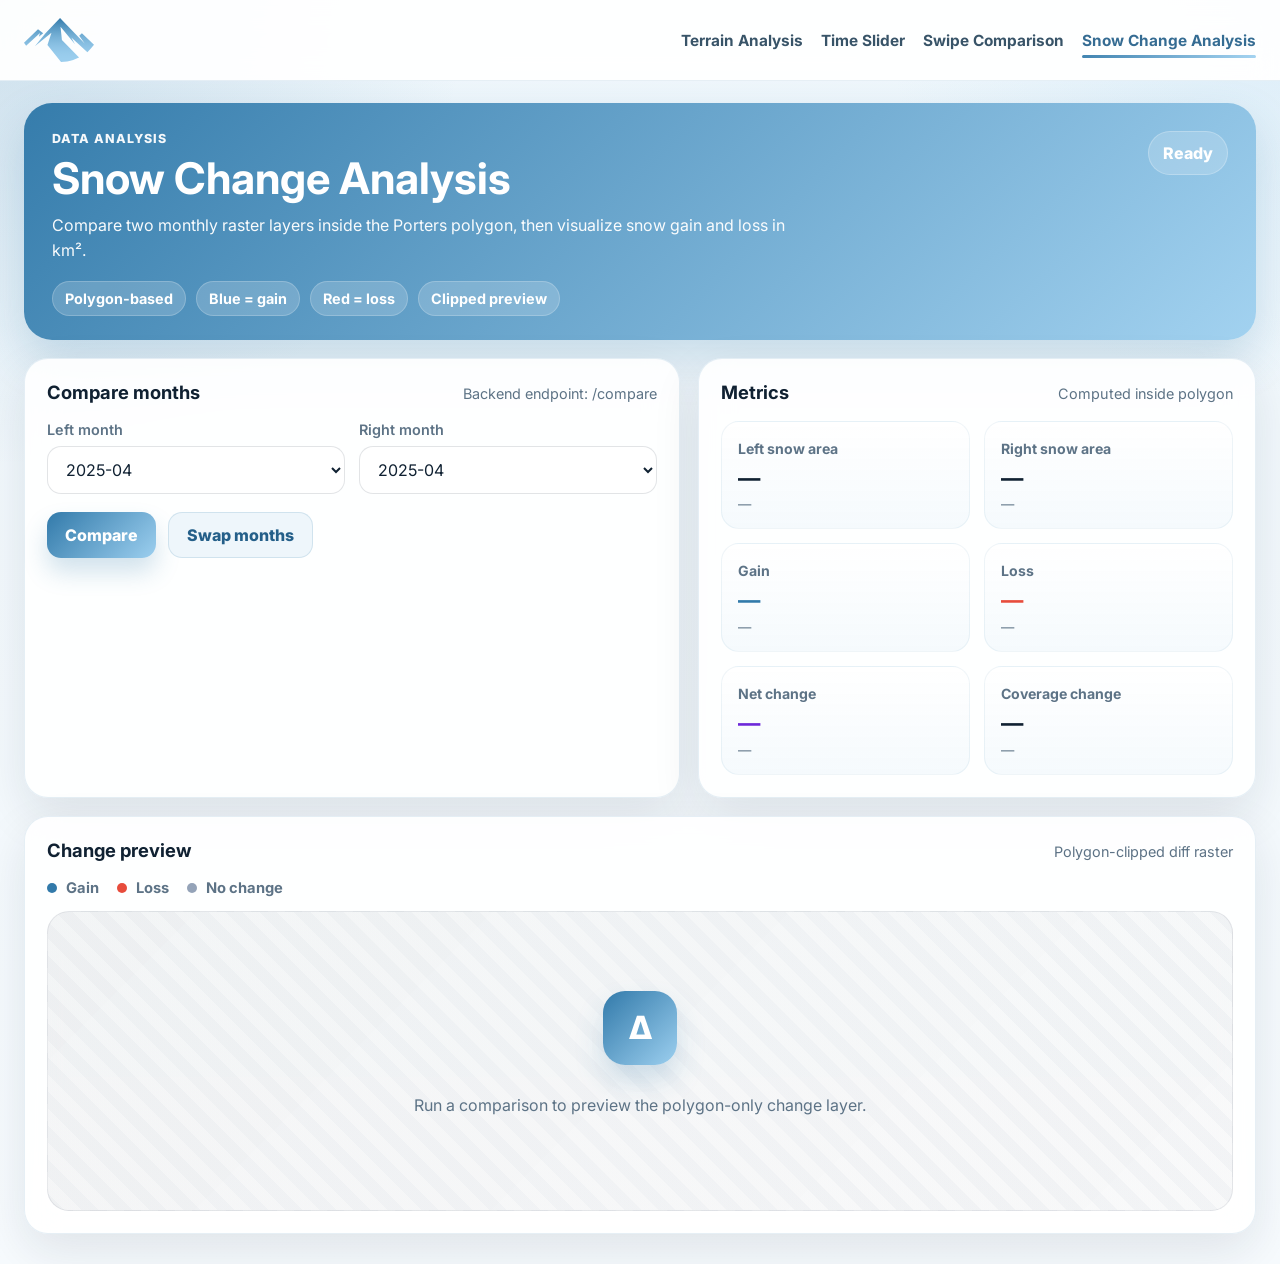
<file: frontend/snow_change_analysis/index.html>
<!DOCTYPE html>
<html lang="en">
<head>
  <meta charset="UTF-8" />
  <meta name="viewport" content="width=device-width, initial-scale=1.0" />
  <title>SnowAI | Analysis</title>
  <link rel="preconnect" href="https://fonts.googleapis.com">
  <link rel="preconnect" href="https://fonts.gstatic.com" crossorigin>
  <link href="https://fonts.googleapis.com/css2?family=Inter:wght@400;500;600;700;800&display=swap" rel="stylesheet">
  <link rel="icon" type="image/svg+xml" href="static/logo-black.svg">
  <link rel="stylesheet" href="styles.css" />
</head>
<body class="page2">
  <header class="nav">
    <div class="navbar">
      <a class="brand" href="../upload_detection/index.html" aria-label="Snow Intelligence home">
        <img id="logo" src="static/logo-black.svg" class="logo" alt="Logo">
      </a>

      <nav class="nav-links" aria-label="Main navigation">
        <a class="nav-item" href="../gis_app/terrain_analysis.html">Terrain Analysis</a>
        <a class="nav-item" href="../gis_app/time_slider.html">Time Slider</a>
        <a class="nav-item" href="../gis_app/swipe_comparison.html">Swipe Comparison</a>
        <a class="nav-item active" href="./index.html">Snow Change Analysis</a>
      </nav>
    </div>
  </header>

  <main class="page">
    <section class="hero-card">
      <div class="hero-copy">
        <p class="eyebrow">Data Analysis</p>
        <h1>Snow Change Analysis</h1>
        <p class="subtitle">
          Compare two monthly raster layers inside the Porters polygon, then visualize snow gain and loss in km².
        </p>

        <div class="hero-badges">
          <span>Polygon-based</span>
          <span>Blue = gain</span>
          <span>Red = loss</span>
          <span>Clipped preview</span>
        </div>
      </div>

      <div class="hero-meta">
        <div class="status-pill" id="statusPill">Ready</div>
      </div>
    </section>

    <section class="control-grid">
      <article class="panel panel-controls">
        <div class="panel-header">
          <h2>Compare months</h2>
          <span class="muted">Backend endpoint: /compare</span>
        </div>

        <div class="form-grid">
          <label class="field">
            <span>Left month</span>
            <select id="leftMonth">
              <option value="202504">2025-04</option>
              <option value="202505">2025-05</option>
              <option value="202506">2025-06</option>
              <option value="202507">2025-07</option>
              <option value="202508">2025-08</option>
              <option value="202509">2025-09</option>
              <option value="202510">2025-10</option>
              <option value="202511">2025-11</option>
              <option value="202512">2025-12</option>
              <option value="202601">2026-01</option>
              <option value="202602">2026-02</option>
              <option value="202603">2026-03</option>
              <option value="202604">2026-04</option>
            </select>
          </label>

          <label class="field">
            <span>Right month</span>
            <select id="rightMonth">
              <option value="202504">2025-04</option>
              <option value="202505">2025-05</option>
              <option value="202506">2025-06</option>
              <option value="202507">2025-07</option>
              <option value="202508">2025-08</option>
              <option value="202509">2025-09</option>
              <option value="202510">2025-10</option>
              <option value="202511">2025-11</option>
              <option value="202512">2025-12</option>
              <option value="202601">2026-01</option>
              <option value="202602">2026-02</option>
              <option value="202603">2026-03</option>
              <option value="202604">2026-04</option>
            </select>
          </label>
        </div>

        <div class="actions">
          <button id="compareBtn" class="primary-btn" type="button">Compare</button>
          <button id="swapBtn" class="secondary-btn" type="button">Swap months</button>
        </div>
      </article>

      <article class="panel panel-metrics">
        <div class="panel-header">
          <h2>Metrics</h2>
          <span class="muted">Computed inside polygon</span>
        </div>

        <div class="metrics-grid">
          <div class="metric-card">
            <span class="metric-label">Left snow area</span>
            <strong id="leftArea">—</strong>
            <small id="leftRatio">—</small>
          </div>
          <div class="metric-card">
            <span class="metric-label">Right snow area</span>
            <strong id="rightArea">—</strong>
            <small id="rightRatio">—</small>
          </div>
          <div class="metric-card gain">
            <span class="metric-label">Gain</span>
            <strong id="gainArea">—</strong>
            <small id="gainPixels">—</small>
          </div>
          <div class="metric-card loss">
            <span class="metric-label">Loss</span>
            <strong id="lossArea">—</strong>
            <small id="lossPixels">—</small>
          </div>
          <div class="metric-card net">
            <span class="metric-label">Net change</span>
            <strong id="netArea">—</strong>
            <small id="netNote">—</small>
          </div>
          <div class="metric-card">
            <span class="metric-label">Coverage change</span>
            <strong id="coverageDelta">—</strong>
            <small id="coverageNote">—</small>
          </div>
        </div>
      </article>

      <article class="panel panel-preview">
        <div class="panel-header">
          <h2>Change preview</h2>
          <span class="muted">Polygon-clipped diff raster</span>
        </div>

        <div class="legend">
          <span><i class="dot blue"></i> Gain</span>
          <span><i class="dot red"></i> Loss</span>
          <span><i class="dot gray"></i> No change</span>
        </div>

        <div class="preview-stage">
          <img id="diffImage" alt="Change preview">
          <div id="previewPlaceholder" class="placeholder">
            <div class="placeholder-icon">Δ</div>
            <p>Run a comparison to preview the polygon-only change layer.</p>
          </div>
        </div>
      </article>
    </section>
  </main>

  <script src="script.js"></script>
</body>
</html>
</file>
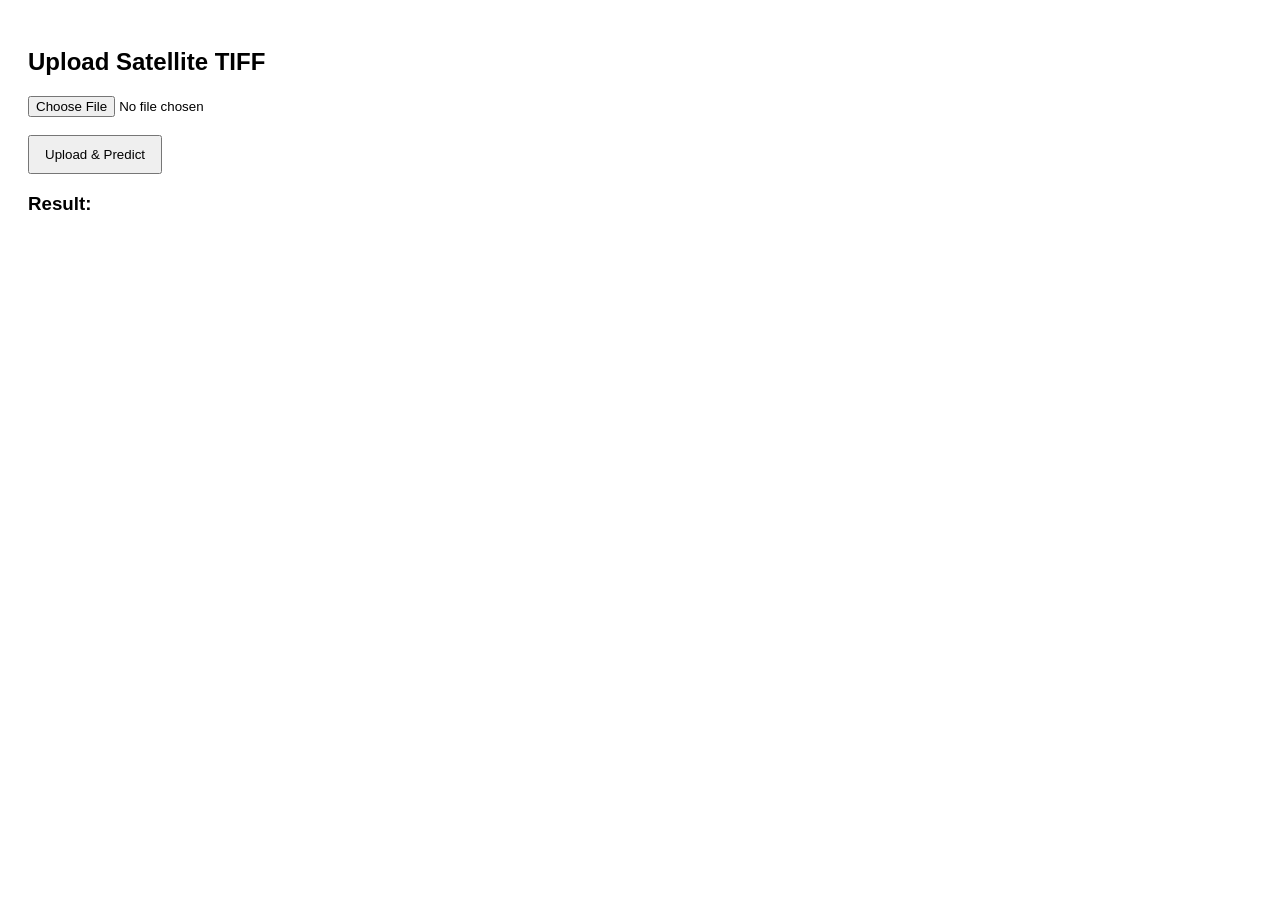
<file: frontend/upload_detection/Version/1/index.html>
<!DOCTYPE html>
<html>
<head>
  <title>Snow Detection</title>
  <link rel="stylesheet" href="styles.css">
</head>
<body>

<h2>Upload Satellite TIFF</h2>

<input type="file" id="fileInput" accept=".tif" />
<br><br>

<button id="uploadBtn">Upload & Predict</button>

<p id="status"></p>

<h3>Result:</h3>
<img id="resultImage" />

<script src="script.js"></script>
</body>
</html>
</file>
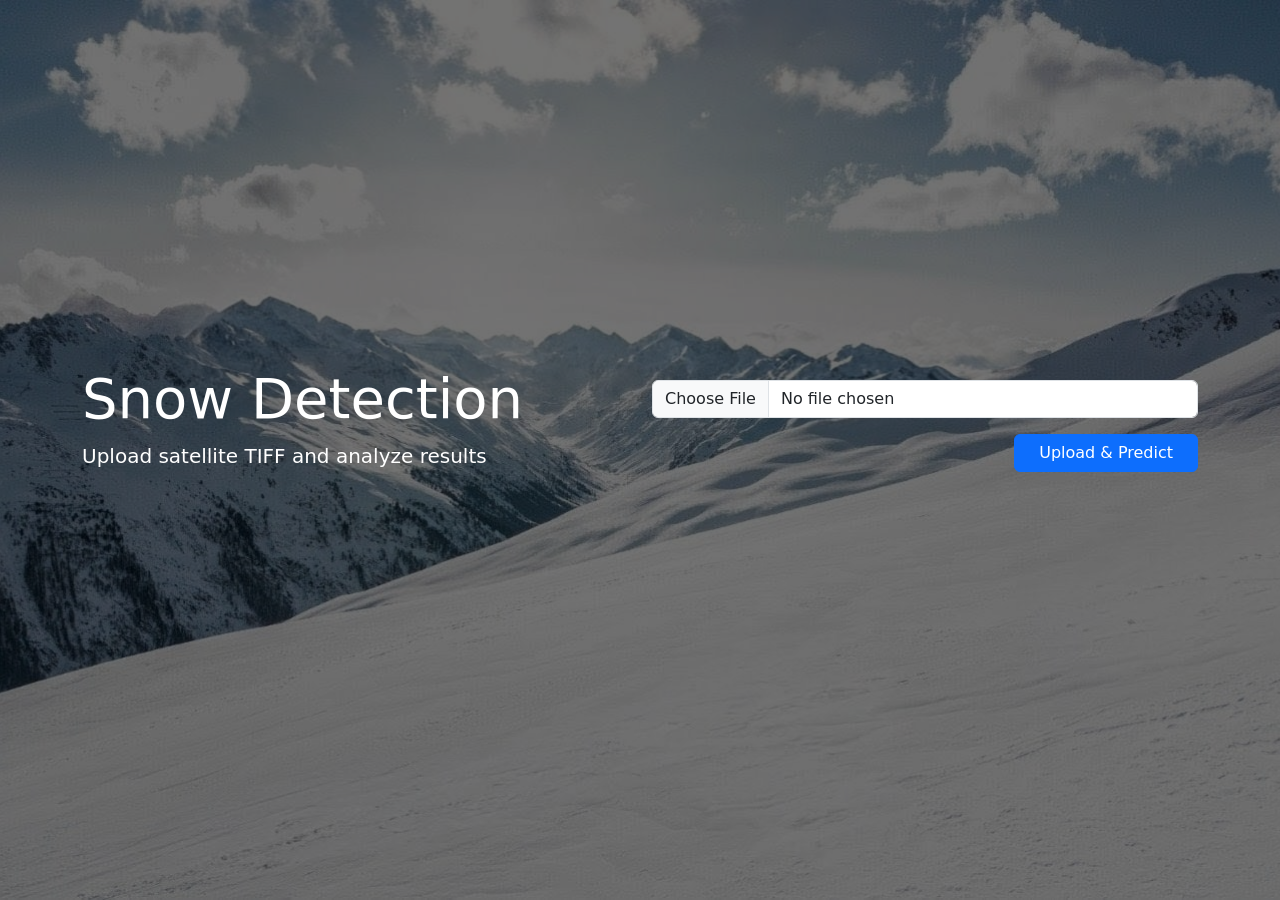
<file: frontend/upload_detection/Version/4/index.html>
<!DOCTYPE html>
<html>
<head>
  <title>Snow Detection</title>

  <!-- Bootstrap -->
  <link href="https://cdn.jsdelivr.net/npm/bootstrap@5.3.0/dist/css/bootstrap.min.css" rel="stylesheet">

  <!-- Your CSS -->
  <link rel="stylesheet" href="styles.css">
</head>

<body>

<div class="hero-section d-flex align-items-center">

  <div class="container">
    <div class="row align-items-center">

      <!-- LEFT CONTENT -->
      <div class="col-md-6 text-white">
        <h1 class="display-4">Snow Detection</h1>
        <p class="lead">Upload satellite TIFF and analyze results</p>

        <p id="status"></p>
      </div>

      <!-- RIGHT SIDE (UPLOAD) -->
      <div class="col-md-6 text-end">

        <input type="file" id="fileInput" class="form-control mb-3" accept=".tif">

        <button id="uploadBtn" class="btn btn-primary px-4">
          Upload & Predict
        </button>

      </div>

    </div>

    <!-- RESULT -->
    <div class="row mt-4">
      <div class="col text-center">
        <img id="resultImage" class="img-fluid rounded shadow" />
      </div>
    </div>

  </div>

</div>

<script src="script.js"></script>
</body>
</html>
</file>
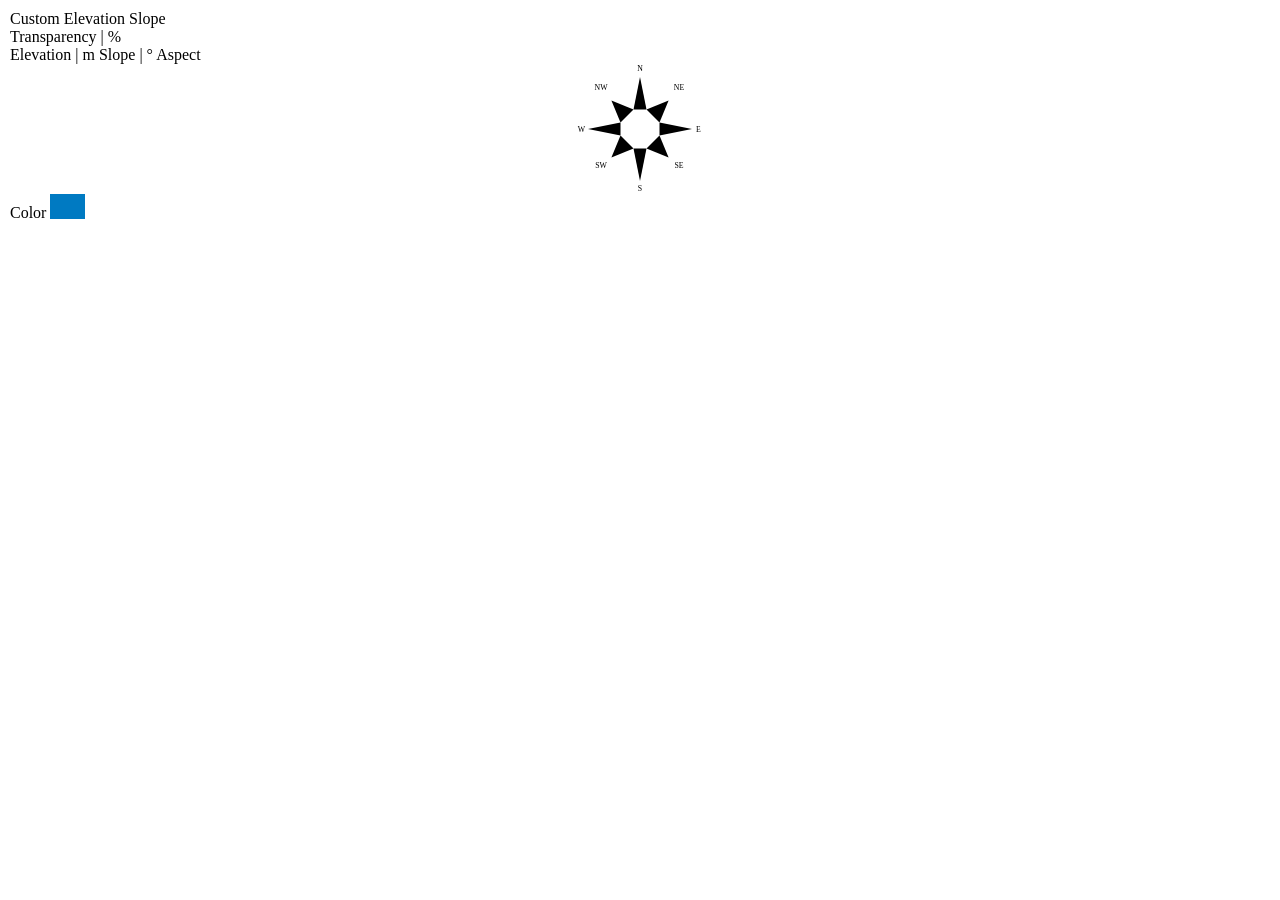
<file: frontend/gis_app/terrain_analysis.html>
<!doctype html>
<html lang="en">
  <head>
    <meta charset="utf-8" />
    <meta name="viewport" content="width=device-width, initial-scale=1, shrink-to-fit=no" />
    <meta name="app:location" content="Porters">
    <meta name="app:month" content="June">
    <meta name="app:year" content="2025">
    <title>SnowAI | Terrain</title>
    <link rel="icon" type="image/svg+xml" href="static/logo-black.svg">
    
    
    <!-- Load the ArcGIS Maps SDK for JavaScript from CDN -->
    <script type="module" src="https://js.arcgis.com/5.0/"></script>

    <style>
      html,
      body {
        margin: 0;
        height: 100%;
      }

      #terrainAnalysisDiv {
        background-color: var(--calcite-color-background);
        padding: 10px;
        overflow-y: auto;
      }

      #compassRoseDiv {
        display: flex;
        flex-direction: row;
        justify-content: space-evenly;
      }

      #compassRoseSvg {
        width: 130px;
      }

      #compassRoseSvg text {
        fill: var(--calcite-color-text-1);
        font-size: 6px;
      }

      .roseDirection {
        fill: none;
        stroke: var(--calcite-color-border-input);
        stroke-width: 1px;
        pointer-events: all;
        cursor: pointer;
      }

      .roseDirection.active {
        fill: var(--calcite-color-brand);
      }

      #colorButton {
        border: 1px solid var(--calcite-color-border-input);
        width: 35px;
        height: 25px;
        background-color: rgb(0, 122, 194);
        cursor: pointer;
      }
    </style>
  </head>

  <body class="calcite-mode-dark">
    <arcgis-scene item-id="0e8758e1d30647fab11de6962f0102d1">
      <arcgis-zoom slot="top-left"></arcgis-zoom>
      <arcgis-navigation-toggle slot="top-left"></arcgis-navigation-toggle>
      <arcgis-compass slot="top-left"></arcgis-compass>
      <arcgis-expand slot="top-left">
        <arcgis-legend></arcgis-legend>
      </arcgis-expand>

      <arcgis-basemap-toggle slot="bottom-left"></arcgis-basemap-toggle>
      
      <div id="terrainAnalysisDiv" slot="top-right">
        <calcite-segmented-control id="analysisModeSegmentedControl">
          <calcite-segmented-control-item icon-start="surface" value="Custom" checked
            >Custom</calcite-segmented-control-item
          >
          <calcite-segmented-control-item icon-start="altitude" value="Elevation"
            >Elevation</calcite-segmented-control-item
          >
          <calcite-segmented-control-item icon-start="take-pedestrian-ramp" value="Slope"
            >Slope</calcite-segmented-control-item
          >
        </calcite-segmented-control>
        <br />
        <calcite-label scale="s">
          Transparency | %
          <calcite-slider
            id="opacitySlider"
            value="15"
            label-handles
            max-label="100"
            min-label="0"
            ticks="10"></calcite-slider>
        </calcite-label>

        <div id="customAnalysisDiv">
          <calcite-label scale="s">
            Elevation | m
            <calcite-slider
              id="elevationSlider"
              min-value="0"
              max-value="2500"
              min="0"
              max="2500"
              ticks="500"
              step="50"
              snap
              label-handles
              max-label="Max Elevation"
              min-label="Min Elevation"></calcite-slider>
          </calcite-label>
          <calcite-label scale="s">
            Slope | °
            <calcite-slider
              id="slopeSlider"
              min-value="0"
              max-value="90"
              min="0"
              max="90"
              ticks="5"
              step="1"
              snap
              label-handles
              max-label="Max Slope"
              min-label="Min Slope"></calcite-slider>
          </calcite-label>
          <calcite-label scale="s">
            Aspect
            <div id="compassRoseDiv">
              <svg id="compassRoseSvg" xmlns="http://www.w3.org/2000/svg" viewBox="-50 -50 100 100">
                <!-- North -->
                <polygon
                  points="0,-40 5,-15 -5,-15"
                  data-aspect="n"
                  class="roseDirection active"></polygon>
                <text x="0" y="-45" text-anchor="middle">N</text>

                <!-- North-East -->
                <polygon
                  points="22,-22 15,-5 5,-15"
                  data-aspect="ne"
                  class="roseDirection active"></polygon>
                <text x="30" y="-30" text-anchor="middle">NE</text>

                <!-- East -->
                <polygon 
                  points="40,0 15,5 15,-5" 
                  data-aspect="e" 
                  class="roseDirection active"></polygon>
                <text x="45" y="2" text-anchor="middle">E</text>

                <!-- South-East -->
                <polygon
                  points="22,22 5,15 15,5"
                  data-aspect="se"
                  class="roseDirection active"></polygon>
                <text x="30" y="30" text-anchor="middle">SE</text>

                <!-- South -->
                <polygon
                  points="0,40 -5,15 5,15"
                  data-aspect="s"
                  class="roseDirection active"></polygon>
                <text x="0" y="48" text-anchor="middle">S</text>

                <!-- South-West -->
                <polygon
                  points="-22,22 -15,5 -5,15"
                  data-aspect="sw"
                  class="roseDirection active"></polygon>
                <text x="-30" y="30" text-anchor="middle">SW</text>

                <!-- West -->
                <polygon
                  points="-40,0 -15,-5 -15,5"
                  data-aspect="w"
                  class="roseDirection active"></polygon>
                <text x="-45" y="2" text-anchor="middle">W</text>

                <!-- North-West -->
                <polygon
                  points="-22,-22 -5,-15 -15,-5"
                  data-aspect="nw"
                  class="roseDirection active"></polygon>
                <text x="-30" y="-30" text-anchor="middle">NW</text>
              </svg>
            </div>
          </calcite-label>
          <calcite-label scale="s">
            Color
            <calcite-popover reference-element="colorButton" closable>
              <calcite-color-picker id="colorPicker" format="rgb" closable></calcite-color-picker>
            </calcite-popover>
            <button id="colorButton"></button>
          </calcite-label>
        </div>
      </div>
    </arcgis-scene>

    <script type="module">
      const [RasterFunction, rasterFunctionUtils, ImageryTileLayer] = await $arcgis.import([
        "@arcgis/core/layers/support/RasterFunction.js",
        "@arcgis/core/layers/support/rasterFunctionUtils.js",
        "@arcgis/core/layers/ImageryTileLayer.js",
      ]);

      const customAnalysisParams = {
        elevation: { min: 0, max: 2500 },
        slope: { min: 0, max: 90 },
        aspects: {
          N: true,
          NE: true,
          E: true,
          SE: true,
          S: true,
          SW: true,
          W: true,
          NW: true,
        },
      };

      let activeAnalysisMode = "Custom"; // "Custom" | "Elevation" | "Slope"

      /* ------------------------------ */
      /* -- Slope - Raster Functions -- */

      const slope = rasterFunctionUtils.slope({
        slopeType: "degree",
        zFactor: 1,
      });

      // Remap slope values (degrees) to categorical ranges
      const remapSlope = rasterFunctionUtils.remap({
        rangeMaps: [
          { range: [30, 35], output: 30 },
          { range: [35, 40], output: 35 },
          { range: [40, 45], output: 40 },
          { range: [45, 90], output: 45 },
        ],
        outputPixelType: "u8",
        raster: slope,
      });

      // Map categorical ranges to RGB colors
      const colorMapSlope = rasterFunctionUtils.colormap({
        colormap: [
          [30, 255, 255, 0],
          [35, 255, 165, 0],
          [40, 255, 0, 0],
          [45, 128, 0, 128],
        ],
        raster: remapSlope,
      });

      /* --------------------------------- */
      /* -- Elevation - Raster Function -- */

      const colorMapElevation = rasterFunctionUtils.colormap({
        colorRampName: "elevation1",
      });

      /* -------------------------------------------- */
      /* ---- Custom Analysis - Raster Functions ---- */

      let customColor = [0, 122, 194];

      function createCustomAnalysis(color = customColor) {
        // Mask out elevation outside of parameter range
        const elevationMask = rasterFunctionUtils.mask({
          includedRanges: [
            [customAnalysisParams.elevation.min, customAnalysisParams.elevation.max],
          ],
          noDataValues: [[0]],
          noDataInterpretation: "match-any",
        });

        // Compute slope on masked elevation
        const slopeFunction = rasterFunctionUtils.slope({
          slopeType: "degree",
          zFactor: 1,
          raster: elevationMask,
        });

        // Mask out slopes outside of parameter range
        const slopeMask = rasterFunctionUtils.mask({
          includedRanges: [[customAnalysisParams.slope.min, customAnalysisParams.slope.max]],
          noDataValues: [[-9999]],
          noDataInterpretation: "match-any",
          raster: slopeFunction,
        });

        // Map included slopes >= 0 to 1
        const greaterThanSlope0 = rasterFunctionUtils.greaterThanEqual({
          raster: slopeMask,
          raster2: 0,
        });

        // Compute aspect on masked elevation
        const aspectFunction = rasterFunctionUtils.aspect({
          raster: elevationMask,
        });

        // Map aspect as 1 (include) or 0 (exclude) according to parameters
        const remapAspectFunction = rasterFunctionUtils.remap({
          rangeMaps: [
            { range: [-Infinity, 0], output: 1 }, // Include flats
            { range: [360, Infinity], output: 1 }, // Include flats
            { range: [337.5, 360], output: +customAnalysisParams.aspects.N },
            { range: [0, 22.5], output: +customAnalysisParams.aspects.N },
            { range: [22.5, 67.5], output: +customAnalysisParams.aspects.NE },
            { range: [67.5, 112.5], output: +customAnalysisParams.aspects.E },
            { range: [112.5, 157.5], output: +customAnalysisParams.aspects.SE },
            { range: [157.5, 202.5], output: +customAnalysisParams.aspects.S },
            { range: [202.5, 247.5], output: +customAnalysisParams.aspects.SW },
            { range: [247.5, 292.5], output: +customAnalysisParams.aspects.W },
            { range: [292.5, 337.5], output: +customAnalysisParams.aspects.NW },
          ],
          raster: aspectFunction,
        });

        // Combine slope and aspect rasters
        const combineAspectSlope = rasterFunctionUtils.booleanAnd({
          raster: greaterThanSlope0,
          raster2: remapAspectFunction,
        });

        // Assign an RGB color to all raster cells with a value of 1
        const colorMapFinal = rasterFunctionUtils.colormap({
          colormap: [[1, ...color]],
          raster: combineAspectSlope,
        });

        return colorMapFinal;
      }

      /* ------------------ */
      /* -- UI Functions -- */

      const opacitySlider = document.getElementById("opacitySlider");
      opacitySlider.addEventListener("calciteSliderInput", (event) => {
        analysisLayer.opacity = 1 - event.target.value / 100;
      });

      const elevationSlider = document.getElementById("elevationSlider");
      elevationSlider.addEventListener("calciteSliderChange", (event) => {
        customAnalysisParams.elevation = {
          min: event.target.minValue,
          max: event.target.maxValue,
        };
        analysisLayer.rasterFunction = createCustomAnalysis(customColor);
      });

      const slopeSlider = document.getElementById("slopeSlider");
      slopeSlider.addEventListener("calciteSliderChange", (event) => {
        customAnalysisParams.slope = { min: event.target.minValue, max: event.target.maxValue };
        analysisLayer.rasterFunction = createCustomAnalysis(customColor);
      });

      const roseDirections = document.getElementsByClassName("roseDirection active");
      for (const roseDirection of roseDirections) {
        roseDirection.addEventListener("click", () => {
          const active = roseDirection.classList.toggle("active");
          const aspect = roseDirection.getAttribute("data-aspect").toUpperCase();
          customAnalysisParams.aspects[aspect] = active;
          analysisLayer.rasterFunction = createCustomAnalysis(customColor);
        });
      }

      const colorPicker = document.getElementById("colorPicker");
      const colorButton = document.getElementById("colorButton");
      colorPicker.addEventListener("calciteColorPickerChange", (event) => {
        const color = event.target.value;
        colorButton.style.backgroundColor = `rgb(${color.r}, ${color.g}, ${color.b})`;
        customColor = [color.r, color.g, color.b];
        analysisLayer.rasterFunction = createCustomAnalysis(customColor);
      });

      const customAnalysisDiv = document.getElementById("customAnalysisDiv");
      const aspectCompass = document.getElementById("compassRoseSvg");
      const analysisModeSegmentedControl = document.getElementById("analysisModeSegmentedControl");
      const legendExpand = document.querySelector("arcgis-expand");
      analysisModeSegmentedControl.addEventListener("calciteSegmentedControlChange", (event) => {
        activeAnalysisMode = event.target.value;

        if (activeAnalysisMode === "Custom") {
          customAnalysisDiv.style.display = "block";
          aspectCompass.style.display = "block";
          legendExpand.collapse();
        } else {
          customAnalysisDiv.style.display = "none";
          aspectCompass.style.display = "none";
          legendExpand.expand();
        }

        // Reset renderer
        analysisLayer.renderer = null;

        switch (activeAnalysisMode) {
          case "Slope":
            analysisLayer.title = activeAnalysisMode + " | °";
            analysisLayer.rasterFunction = colorMapSlope;
            break;
          case "Elevation":
            analysisLayer.title = activeAnalysisMode + " | m";
            analysisLayer.rasterFunction = colorMapElevation;
            break;
          case "Custom":
          default:
            analysisLayer.title = activeAnalysisMode + " Analysis";
            analysisLayer.rasterFunction = createCustomAnalysis(customColor);
            break;
        }
      });

      // Setup layer with initial raster function
      const analysisLayer = new ImageryTileLayer({
        url: "https://iservices-ap1.arcgis.com/BkFQfKGtBRbSiOQM/arcgis/rest/services/porters_202506_NDSI/ImageServer",
        title: "Porter_202506_snow",
        rasterFunction: createCustomAnalysis(customColor),
        opacity: 0.85,
      });

      // Access Basemap Toggle component
      const arcgisBasemapToggle = document.querySelector("arcgis-basemap-toggle");
      arcgisBasemapToggle.nextBasemap = "hybrid";

      // Access Scene component and add the layer
      const viewElement = document.querySelector("arcgis-scene");
      await viewElement.viewOnReady();
      viewElement.map.add(analysisLayer);
    </script>
  </body>
</html>
</file>
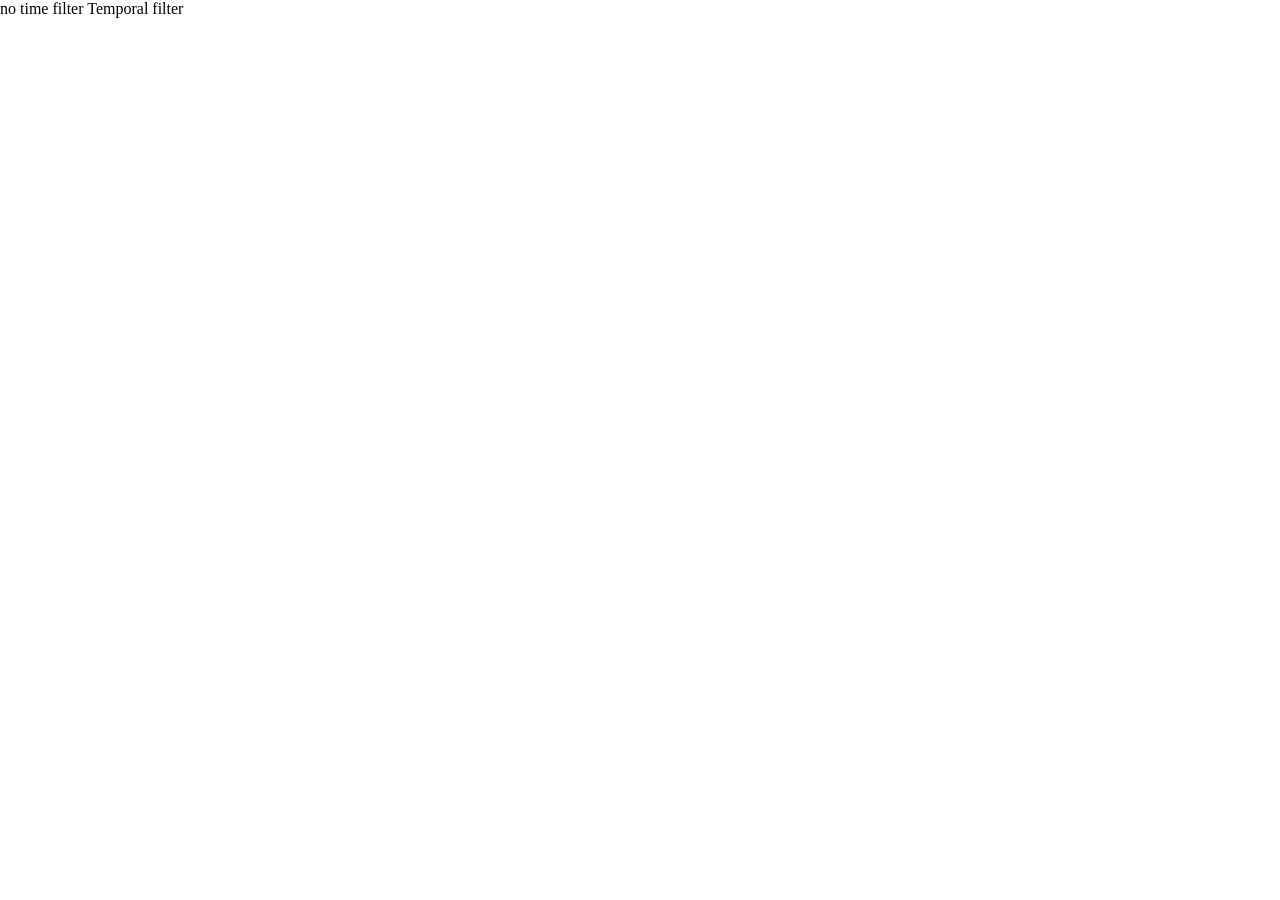
<file: frontend/gis_app/time_slider.html>
<!doctype html>
<html lang="en">
  <head>
    <meta charset="utf-8" />
    <meta name="viewport" content="width=device-width, initial-scale=1, shrink-to-fit=no" />
    <title>SnowAI | Time</title>
    <link rel="icon" type="image/svg+xml" href="static/logo-black.svg">

    <script type="module" src="https://js.arcgis.com/5.0/"></script>

    <style>
      html,
      body {
        height: 100%;
        margin: 0;
      }

      #temporal-filter {
        width: 300px;
        overflow: hidden;
      }

      arcgis-time-slider {
        position: absolute;
        left: 5%;
        right: 5%;
        bottom: 20px;
      }
    </style>
  </head>

  <body>
    <arcgis-scene item-id="ae417bd8a1c64caa99b168aa1bba04c0">
      <arcgis-zoom slot="top-left"></arcgis-zoom>
      <arcgis-navigation-toggle slot="top-left"></arcgis-navigation-toggle>
      <arcgis-compass slot="top-left"></arcgis-compass>
      <arcgis-legend slot="top-right" legend-style="classic"></arcgis-legend>

      <arcgis-time-slider mode="instant"></arcgis-time-slider>

      <calcite-card id="temporal-filter" slot="top-right">
        <span id="time-period" slot="description">no time filter</span>
        <calcite-label slot="heading" layout="inline">
          <calcite-switch id="temporal-filter-switch" checked></calcite-switch>
          Temporal filter
        </calcite-label>
      </calcite-card>
    </arcgis-scene>

    <script type="module">
      const [TimeExtent, TimeInterval, reactiveUtils, ImageryLayer, colorRamps, FeatureLayer] = await $arcgis.import([
        "@arcgis/core/time/TimeExtent.js",
        "@arcgis/core/time/TimeInterval.js",
        "@arcgis/core/core/reactiveUtils.js",
        "@arcgis/core/layers/ImageryLayer.js",
        "@arcgis/core/smartMapping/raster/support/colorRamps.js",
        "@arcgis/core/layers/FeatureLayer",
      ])


      const elevationRampDef = colorRamps.byName("Elevation #1");
      const elevationRamp = colorRamps.createColorRamp({
        colors: elevationRampDef?.colors //「如果前面唔係 null / undefined，先繼續攞 .colors」
      });

      const viewElement = document.querySelector("arcgis-scene");
      const timeSlider = document.querySelector("arcgis-time-slider");
      const timeLabel = document.getElementById("time-period");
      const timeSwitch = document.getElementById("temporal-filter-switch");
      
      const serviceBase = "https://iservices-ap1.arcgis.com/BkFQfKGtBRbSiOQM/arcgis/rest/services";

      const months = [
        "202504",
        "202505",
        "202506",
        "202507",
        "202508",
        "202509",
        "202510",
        "202511",
        "202512",
        "202601",
        "202602",
        "202603",
        "202604",
      ];

      const ndsiLayers = {};

      // add porters Ski Boundary 
      const skiBoundary = new FeatureLayer({
        url: "https://services-ap1.arcgis.com/BkFQfKGtBRbSiOQM/arcgis/rest/services/porters/FeatureServer/0",
        maxScale: 0,
        title: "Ski Boundary",
        opacity: 1,
        elevationInfo: {
          mode: "on-the-ground"
        },
        renderer: {
          type: "simple",
          symbol: {
            type: "simple-fill",
            color: [0, 0, 0, 0],
            outline: {
              color: [255, 255, 0, 255],
              width: 3,
            },
          },
        },
      });


      for (const ym of months) {
        ndsiLayers[ym] = new ImageryLayer({
          url: `${serviceBase}/porters_${ym}_NDSI/ImageServer`,
          visible: false,
          opacity: 0.75,
          title: `Porters Snow ${ym}`,

          renderer: {
            type: "raster-stretch",
            stretchType: "min-max",
            colorRamp: elevationRamp
          }
        });
      }

      await viewElement.viewOnReady();

      for (const layer of Object.values(ndsiLayers)) {
        viewElement.map.add(layer);
      }

      viewElement.map.add(skiBoundary);

      timeSlider.fullTimeExtent = new TimeExtent({
        start: new Date("2025-04-01"),
        end: new Date("2026-04-01"),
      });

      timeSlider.timeExtent = new TimeExtent({
        start: new Date("2025-04-01"),
        end: new Date("2025-04-01"),
      });

      timeSlider.stops = {
        interval: new TimeInterval({
          value: 1,
          unit: "months",
        }),
      };

      await timeSlider.componentOnReady();

      function hideAllLayers() {
        for (const layer of Object.values(ndsiLayers)) {
          layer.visible = false;
        }
      }

      function showMonthLayer(ym) {
        hideAllLayers();

        if (ndsiLayers[ym]) {
          ndsiLayers[ym].visible = true;
          timeLabel.textContent = ym;
        } else {
          timeLabel.textContent = "No matching layer";
        }
      }

      reactiveUtils.watch(
        () => timeSlider.timeExtent,
        (timeExtent) => {
          if (!timeExtent?.start) return;

          const d = timeExtent.start;
          const ym =
            d.getFullYear().toString() +
            String(d.getMonth() + 1).padStart(2, "0");

          showMonthLayer(ym);
        },
        { initial: true }
      );

      timeSwitch.addEventListener("calciteSwitchChange", (event) => {
        timeSlider.disabled = !event.target.checked;

        if (event.target.checked) {
          showMonthLayer("202504");
          timeSlider.timeExtent = new TimeExtent({
            start: new Date("2025-04-01"),
            end: new Date("2025-04-01"),
          });
        } else {
          hideAllLayers();
          timeLabel.textContent = "no time filter";
        }
      });
    </script>
  </body>
</html>
</file>
<file: frontend/snow_change_analysis/styles.css>
:root {
  --bg: #eef6fb;
  --bg-2: #f7fbfe;
  --panel: rgba(255, 255, 255, 0.90);
  --panel-border: rgba(50, 122, 170, 0.12);
  --text: #102132;
  --muted: #5d7386;
  --shadow: 0 18px 48px rgba(16, 33, 50, 0.10);
  --blue-1: #327AAA;
  --blue-2: #9CCFEF;
  --blue-deep: #245f89;
  --red: #e74c3c;
  --green: #16a34a;
  --net: #6d28d9;
  --radius: 24px;
}

* { box-sizing: border-box; }

html, body {
  margin: 0;
  padding: 0;
  font-family: "Inter", system-ui, -apple-system, BlinkMacSystemFont, "Segoe UI", sans-serif;
  color: var(--text);
  background:
    radial-gradient(circle at top left, rgba(50, 122, 170, 0.18), transparent 26%),
    radial-gradient(circle at top right, rgba(156, 207, 239, 0.22), transparent 22%),
    linear-gradient(180deg, var(--bg), var(--bg-2));
}

body { min-height: 100vh; }
a { color: inherit; text-decoration: none; }

.page2 .nav {
  background: rgba(255, 255, 255, 0.94);
  backdrop-filter: blur(14px);
  border-bottom: 1px solid rgba(50, 122, 170, 0.12);
  position: sticky;
  top: 0;
  z-index: 40;
}

.navbar {
  max-width: 1400px;
  margin: 0 auto;
  padding: 18px 24px;
  display: flex;
  align-items: center;
  justify-content: space-between;
  gap: 20px;
}

.brand {
  display: inline-flex;
  align-items: center;
  gap: 10px;
}

.logo {
  width: 70px;
  height: auto;
  display: block;
}

.nav-links {
  display: flex;
  flex-wrap: wrap;
  align-items: center;
  gap: 18px;
}

.nav-item {
  font-size: 0.96rem;
  font-weight: 700;
  color: #27455b;
  opacity: 0.92;
  transition: color 0.2s ease, opacity 0.2s ease;
}

.nav-item:hover { opacity: 1; color: var(--blue-deep); }

.nav-item.active {
  color: var(--blue-deep);
  position: relative;
}

.nav-item.active::after {
  content: "";
  position: absolute;
  left: 0;
  right: 0;
  bottom: -8px;
  height: 3px;
  border-radius: 999px;
  background: linear-gradient(90deg, var(--blue-1), var(--blue-2));
}

.page {
  max-width: 1440px;
  margin: 0 auto;
  padding: 22px 24px 30px;
}

.hero-card {
  display: flex;
  justify-content: space-between;
  gap: 18px;
  align-items: flex-start;
  padding: 28px 28px 24px;
  border-radius: 28px;
  background: linear-gradient(135deg, rgba(50, 122, 170, 0.98), rgba(156, 207, 239, 0.92));
  color: white;
  box-shadow: 0 20px 45px rgba(50, 122, 170, 0.22);
  margin-bottom: 18px;
}

.eyebrow {
  margin: 0 0 10px;
  font-size: 0.78rem;
  letter-spacing: 0.08em;
  text-transform: uppercase;
  font-weight: 800;
  opacity: 0.95;
}

.hero-copy h1 {
  margin: 0;
  font-size: clamp(2rem, 3.4vw, 3.3rem);
  line-height: 1.03;
}

.subtitle {
  margin: 12px 0 0;
  max-width: 760px;
  font-size: 1rem;
  line-height: 1.55;
  opacity: 0.96;
}

.hero-badges {
  display: flex;
  flex-wrap: wrap;
  gap: 10px;
  margin-top: 18px;
}

.hero-badges span {
  padding: 8px 12px;
  border-radius: 999px;
  background: rgba(255,255,255,0.18);
  border: 1px solid rgba(255,255,255,0.20);
  font-size: 0.9rem;
  font-weight: 700;
}

.status-pill {
  padding: 11px 14px;
  border-radius: 999px;
  background: rgba(255,255,255,0.18);
  border: 1px solid rgba(255,255,255,0.24);
  font-weight: 800;
  white-space: nowrap;
}

.control-grid {
  display: grid;
  grid-template-columns: 1.08fr 0.92fr;
  gap: 18px;
  align-items: stretch;
}

.panel {
  background: var(--panel);
  backdrop-filter: blur(16px);
  border: 1px solid var(--panel-border);
  border-radius: var(--radius);
  box-shadow: var(--shadow);
  padding: 22px;
  min-width: 0;
}

.panel-header {
  display: flex;
  justify-content: space-between;
  align-items: baseline;
  gap: 12px;
  margin-bottom: 18px;
}

.panel-header h2 {
  margin: 0;
  font-size: 1.15rem;
}

.muted {
  color: var(--muted);
  font-size: 0.9rem;
}

.form-grid {
  display: grid;
  grid-template-columns: repeat(2, minmax(0, 1fr));
  gap: 14px;
}

.field {
  display: flex;
  flex-direction: column;
  gap: 8px;
}

.field span {
  font-size: 0.9rem;
  color: var(--muted);
  font-weight: 600;
}

select {
  width: 100%;
  border: 1px solid rgba(16, 33, 50, 0.12);
  border-radius: 14px;
  background: #fff;
  padding: 12px 14px;
  font: inherit;
  color: var(--text);
  outline: none;
  transition: border-color 0.15s ease, box-shadow 0.15s ease;
}

select:focus {
  border-color: rgba(50, 122, 170, 0.55);
  box-shadow: 0 0 0 4px rgba(50, 122, 170, 0.12);
}

.actions {
  display: flex;
  gap: 12px;
  margin-top: auto;
  padding-top: 18px;
}

button {
  border: 0;
  border-radius: 14px;
  padding: 12px 18px;
  font: inherit;
  font-weight: 800;
  cursor: pointer;
  transition: transform 0.15s ease, opacity 0.15s ease, box-shadow 0.15s ease;
}

button:hover { transform: translateY(-1px); }
button:disabled { opacity: 0.5; cursor: not-allowed; transform: none; }

.primary-btn {
  color: #fff;
  background: linear-gradient(135deg, var(--blue-1), var(--blue-2));
  box-shadow: 0 14px 24px rgba(50, 122, 170, 0.22);
}

.secondary-btn {
  background: #eef6fb;
  color: var(--blue-deep);
  border: 1px solid rgba(50, 122, 170, 0.16);
}

.metrics-grid {
  display: grid;
  grid-template-columns: repeat(2, minmax(0, 1fr));
  gap: 14px;
  flex: 1;
}

.metric-card {
  border-radius: 18px;
  padding: 16px;
  background: linear-gradient(180deg, rgba(255,255,255,0.94), rgba(245,250,253,0.98));
  border: 1px solid rgba(50, 122, 170, 0.08);
}

.metric-card strong {
  display: block;
  margin-top: 8px;
  font-size: 1.4rem;
  line-height: 1.1;
}

.metric-card small {
  display: block;
  margin-top: 6px;
  color: var(--muted);
}

.metric-label {
  color: var(--muted);
  font-size: 0.88rem;
  font-weight: 700;
}

.metric-card.gain strong { color: var(--blue-1); }
.metric-card.loss strong { color: var(--red); }
.metric-card.net strong { color: var(--net); }

.panel-preview {
  grid-column: 1 / -1;
  min-height: 0;
}

.legend {
  display: flex;
  flex-wrap: wrap;
  gap: 12px 18px;
  color: var(--muted);
  font-size: 0.92rem;
  font-weight: 700;
  margin-bottom: 14px;
}

.dot {
  display: inline-block;
  width: 10px;
  height: 10px;
  border-radius: 999px;
  margin-right: 6px;
}

.dot.blue { background: var(--blue-1); }
.dot.red { background: var(--red); }
.dot.gray { background: #94a3b8; }

.preview-stage {
  position: relative;
  min-height: 300px;
  border-radius: 22px;
  overflow: hidden;
  background:
    linear-gradient(135deg, rgba(16, 33, 50, 0.04), rgba(16, 33, 50, 0.02)),
    repeating-linear-gradient(45deg, rgba(148, 163, 184, 0.08) 0 12px, rgba(148, 163, 184, 0.02) 12px 24px);
  border: 1px solid rgba(16, 33, 50, 0.08);
}

#diffImage {

  background: #fff;

  width: 100%;
  height: auto;
  max-height: 380px;
  object-fit: contain;
  margin: 0 auto;
  display: none;
}

.placeholder {
  position: absolute;
  inset: 0;
  display: flex;
  flex-direction: column;
  align-items: center;
  justify-content: center;
  text-align: center;
  padding: 24px;
  color: var(--muted);
}

.placeholder-icon {
  width: 74px;
  height: 74px;
  border-radius: 22px;
  display: grid;
  place-items: center;
  font-size: 2rem;
  font-weight: 800;
  color: #fff;
  background: linear-gradient(135deg, var(--blue-1), var(--blue-2));
  box-shadow: 0 16px 28px rgba(50, 122, 170, 0.22);
  margin-bottom: 14px;
}

@media (max-width: 1180px) {
  .control-grid { grid-template-columns: 1fr; }
  .panel-preview { grid-column: auto; }
}

@media (max-width: 920px) {
  .navbar {
    flex-direction: column;
    align-items: flex-start;
  }

  .hero-card {
    flex-direction: column;
  }
}

@media (max-width: 720px) {
  .page { padding: 16px; }

  .form-grid,
  .metrics-grid {
    grid-template-columns: 1fr;
  }

  .actions { flex-direction: column; }

  .preview-stage,
  #diffImage {
    min-height: 200px;
  }
}
</file>
<file: frontend/upload_detection/Version/1/styles.css>
body {
  font-family: Arial, sans-serif;
  padding: 20px;
}

button {
  padding: 10px 15px;
  cursor: pointer;
}

#resultImage {
  max-width: 500px;
  margin-top: 10px;
}
</file>
<file: frontend/upload_detection/Version/4/styles.css>
body, html {
  height: 100%;
  margin: 0;
}

/* HERO BACKGROUND */
.hero-section {
  height: 100vh;
  background: url("Snow Mountain_3.jpeg") center/cover no-repeat;
  position: relative;
}

/* DARK OVERLAY */
.hero-section::before {
  content: "";
  position: absolute;
  inset: 0;
  background: rgba(0, 0, 0, 0.55);
}

/* KEEP CONTENT ABOVE OVERLAY */
.hero-section .container {
  position: relative;
  z-index: 2;
}

/* BUTTON STYLE */
button {
  padding: 12px 20px;
  font-weight: 500;
}

/* RESULT IMAGE */
#resultImage {
  max-height: 400px;
  margin-top: 10px;
}
</file>
